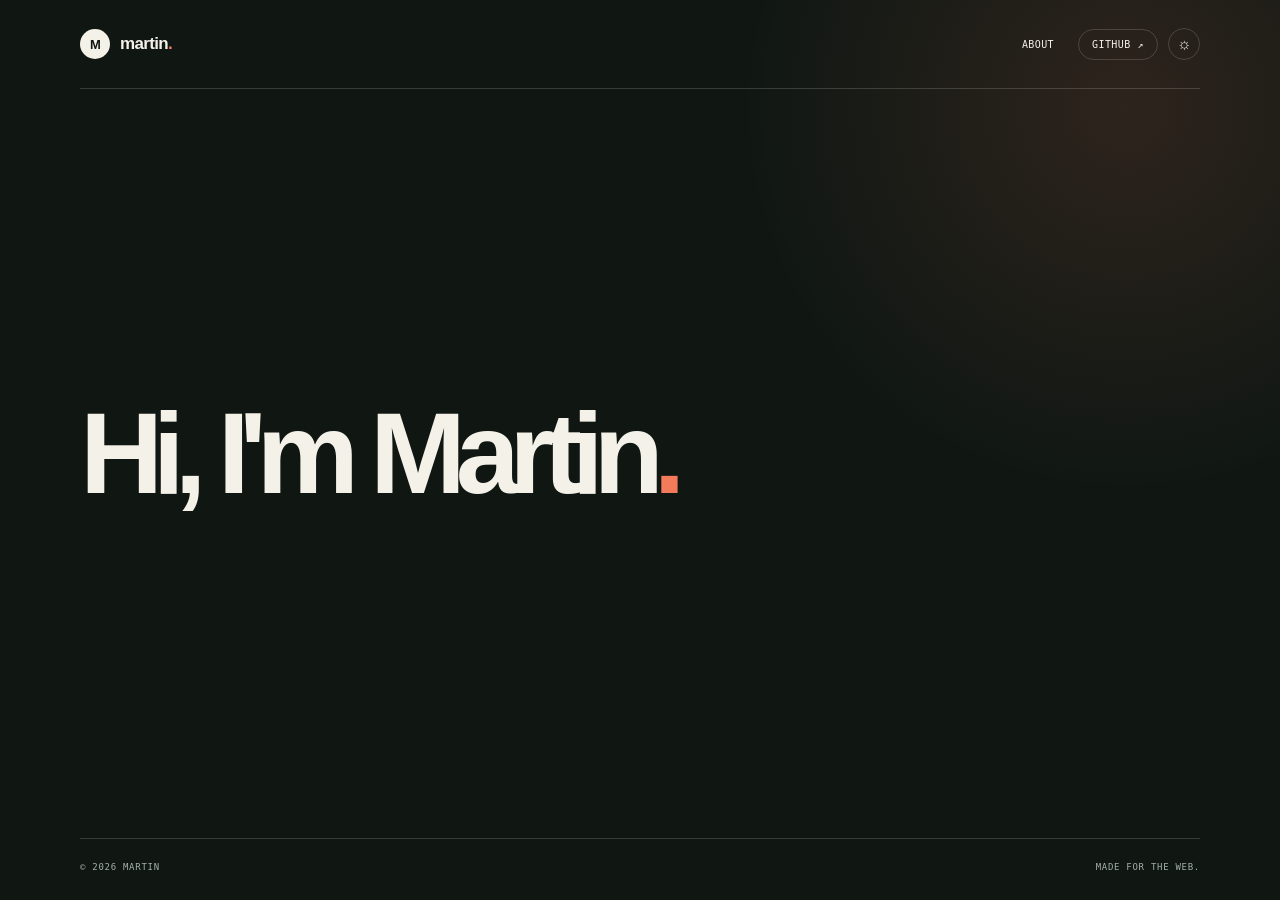
<file: index.html>
<!doctype html>
<html lang="en" data-theme="dark">
  <head>
    <meta charset="utf-8" />
    <meta name="viewport" content="width=device-width, initial-scale=1" />
    <meta
      name="description"
      content="Hi, I'm Martin."
    />
    <meta name="theme-color" content="#101713" />
    <meta property="og:title" content="Martin — Software engineer" />
    <meta
      property="og:description"
      content="A small corner of the internet for Martin."
    />
    <meta property="og:type" content="website" />
    <link rel="icon" href="favicon.svg" type="image/svg+xml" />
    <link rel="stylesheet" href="styles.css" />
    <script src="script.js" defer></script>
  </head>
  <body>
    <main class="site-shell" id="top">
      <header class="site-header">
        <a class="brand" href="#top" aria-label="Martin home">
          <span class="brand-mark">M</span>
          <span>martin<span class="brand-dot">.</span></span>
        </a>
        <nav class="header-links" aria-label="Primary navigation">
          <a class="header-link" href="about.html">About</a>
          <a
            class="github-link"
            href="https://github.com/martinchunho"
            target="_blank"
            rel="noreferrer"
          >
            GitHub <span aria-hidden="true">↗</span>
          </a>
          <button
            class="theme-toggle"
            type="button"
            data-theme-toggle
            aria-label="Switch to light mode"
          ></button>
        </nav>
      </header>

      <section class="hero hero--minimal" aria-labelledby="hero-title">
        <h1 id="hero-title">Hi, I'm Martin<span class="accent-dot">.</span></h1>
      </section>

      <footer class="site-footer">
        <p>© <span id="current-year">2026</span> Martin</p>
        <p>Made for the web.</p>
      </footer>
    </main>
  </body>
</html>
</file>
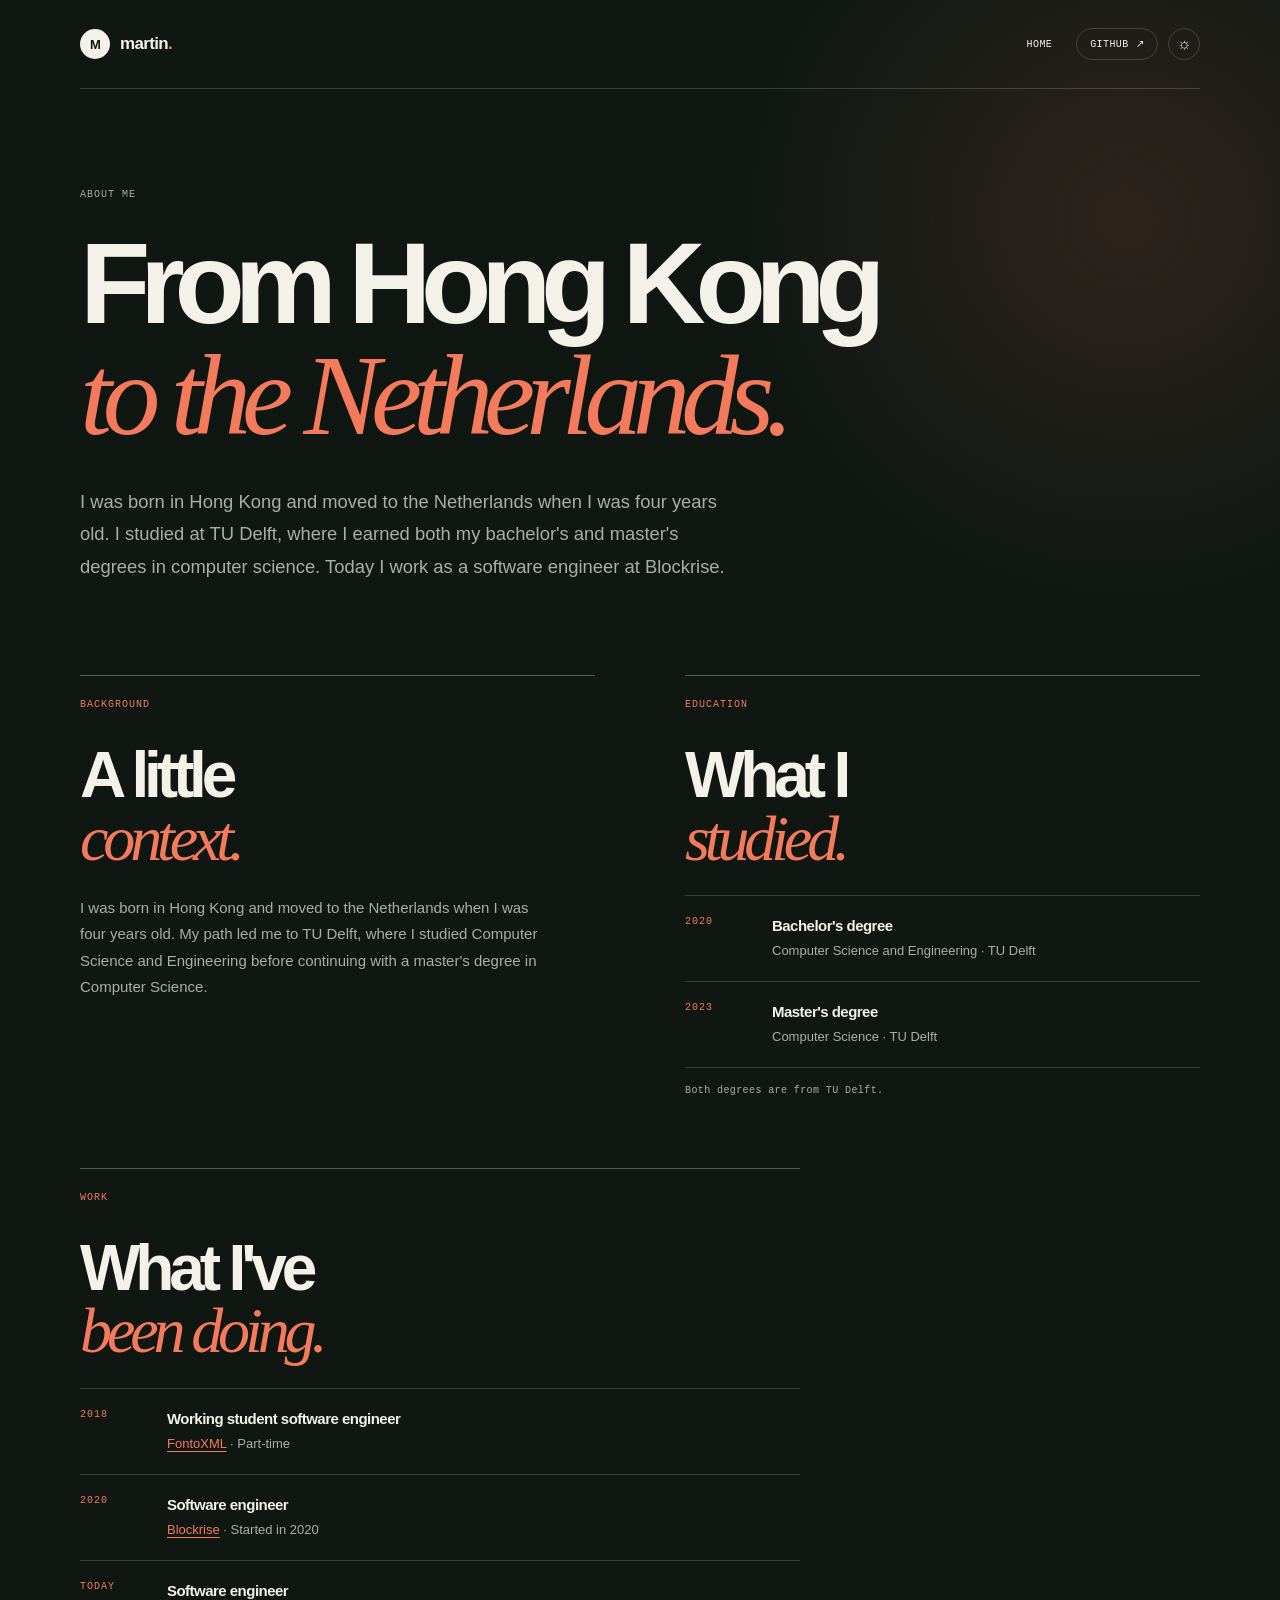
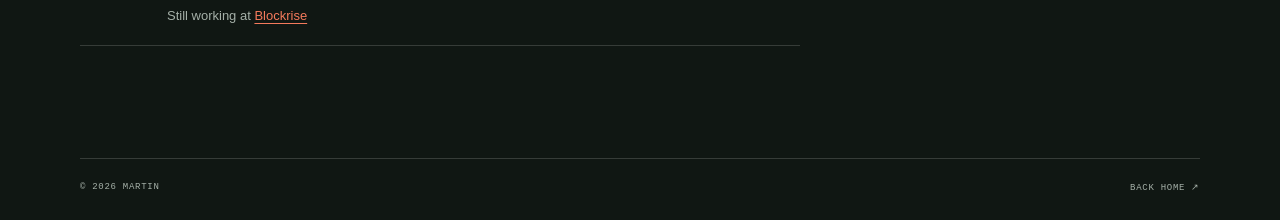
<file: about.html>
<!doctype html>
<html lang="en" data-theme="dark">
  <head>
    <meta charset="utf-8" />
    <meta name="viewport" content="width=device-width, initial-scale=1" />
    <meta
      name="description"
      content="About Martin — born in Hong Kong, raised in the Netherlands, and working as a software engineer at Blockrise."
    />
    <meta name="theme-color" content="#101713" />
    <meta property="og:title" content="About Martin" />
    <meta
      property="og:description"
      content="A little background, education, and work history."
    />
    <meta property="og:type" content="website" />
    <link rel="icon" href="favicon.svg" type="image/svg+xml" />
    <link rel="stylesheet" href="styles.css" />
    <script src="script.js" defer></script>
  </head>
  <body>
    <main class="site-shell" id="top">
      <header class="site-header">
        <a class="brand" href="index.html" aria-label="Martin home">
          <span class="brand-mark">M</span>
          <span>martin<span class="brand-dot">.</span></span>
        </a>
        <nav class="header-links" aria-label="Primary navigation">
          <a class="header-link" href="index.html">Home</a>
          <a
            class="github-link"
            href="https://github.com/martinchunho"
            target="_blank"
            rel="noreferrer"
          >
            GitHub <span aria-hidden="true">↗</span>
          </a>
          <button
            class="theme-toggle"
            type="button"
            data-theme-toggle
            aria-label="Switch to light mode"
          ></button>
        </nav>
      </header>

      <section class="about-hero" aria-labelledby="about-title">
        <p class="eyebrow">About me</p>
        <h1 id="about-title">From Hong Kong<br /><em>to the Netherlands.</em></h1>
        <p class="about-intro">
          I was born in Hong Kong and moved to the Netherlands when I was four years old. I
          studied at TU Delft, where I earned both my bachelor's and master's degrees
          in computer science. Today I work as a software engineer at Blockrise.
        </p>
      </section>

      <div class="about-grid">
        <section class="about-section" aria-labelledby="background-title">
          <p class="section-label">Background</p>
          <h2 id="background-title">A little<br /><em>context.</em></h2>
          <p>
            I was born in Hong Kong and moved to the Netherlands when I was four years old. My
            path led me to TU Delft, where I studied Computer Science and Engineering
            before continuing with a master's degree in Computer Science.
          </p>
        </section>

        <section class="about-section" aria-labelledby="education-title">
          <p class="section-label">Education</p>
          <h2 id="education-title">What I<br /><em>studied.</em></h2>
          <div class="about-timeline">
            <article class="about-entry">
              <span class="entry-year">2020</span>
              <div>
                <h3>Bachelor's degree</h3>
                <p>Computer Science and Engineering · TU Delft</p>
              </div>
            </article>
            <article class="about-entry">
              <span class="entry-year">2023</span>
              <div>
                <h3>Master's degree</h3>
                <p>Computer Science · TU Delft</p>
              </div>
            </article>
          </div>
          <p class="small-note">Both degrees are from TU Delft.</p>
        </section>

        <section class="about-section about-section--work" aria-labelledby="work-title">
          <p class="section-label">Work</p>
          <h2 id="work-title">What I've<br /><em>been doing.</em></h2>
          <div class="about-timeline">
            <article class="about-entry">
              <span class="entry-year">2018</span>
              <div>
                <h3>Working student software engineer</h3>
                <p><a href="https://www.fontoxml.com" target="_blank" rel="noreferrer">FontoXML</a> · Part-time</p>
              </div>
            </article>
            <article class="about-entry">
              <span class="entry-year">2020</span>
              <div>
                <h3>Software engineer</h3>
                <p><a href="https://www.blockrise.com/en" target="_blank" rel="noreferrer">Blockrise</a> · Started in 2020</p>
              </div>
            </article>
            <article class="about-entry">
              <span class="entry-year">Today</span>
              <div>
                <h3>Software engineer</h3>
                <p>Still working at <a href="https://www.blockrise.com/en" target="_blank" rel="noreferrer">Blockrise</a></p>
              </div>
            </article>
          </div>
        </section>
      </div>

      <footer class="site-footer">
        <p>© <span id="current-year">2026</span> Martin</p>
        <a href="index.html">Back home <span aria-hidden="true">↗</span></a>
      </footer>
    </main>
  </body>
</html>
</file>
<file: styles.css>
:root {
  --paper: #101713;
  --ink: #f4f1e9;
  --muted: #a5b0a8;
  --accent: #f47a5c;
  --line: rgba(244, 241, 233, 0.17);
  --line-strong: rgba(244, 241, 233, 0.3);
  --sans: "Helvetica Neue", Helvetica, Arial, sans-serif;
  --serif: Georgia, "Times New Roman", serif;
  color-scheme: dark;
}

:root[data-theme="light"] {
  --paper: #f7f5ef;
  --ink: #1d2923;
  --muted: #69736c;
  --accent: #ed6b4e;
  --line: rgba(29, 41, 35, 0.16);
  --line-strong: rgba(29, 41, 35, 0.28);
  color-scheme: light;
}

* {
  box-sizing: border-box;
}

html {
  background: var(--paper);
  scroll-behavior: smooth;
}

body {
  min-width: 320px;
  min-height: 100vh;
  margin: 0;
  color: var(--ink);
  background:
    radial-gradient(circle at 88% 12%, rgba(244, 122, 92, 0.13), transparent 24rem),
    var(--paper);
  font-family: var(--sans);
  -webkit-font-smoothing: antialiased;
}

a {
  color: inherit;
  text-decoration: none;
}

.site-shell {
  display: flex;
  flex-direction: column;
  width: min(100% - 48px, 1120px);
  min-height: 100vh;
  margin-inline: auto;
}

.site-header {
  display: flex;
  align-items: center;
  justify-content: space-between;
  padding: 28px 0;
  border-bottom: 1px solid var(--line);
}

.brand {
  display: inline-flex;
  gap: 10px;
  align-items: center;
  font-size: 17px;
  font-weight: 700;
  letter-spacing: -0.04em;
}

.brand-mark {
  display: grid;
  width: 30px;
  height: 30px;
  place-items: center;
  color: var(--paper);
  background: var(--ink);
  border-radius: 50%;
  font-size: 13px;
  letter-spacing: -0.08em;
}

.brand-dot,
.accent-dot {
  color: var(--accent);
}

.github-link {
  display: inline-flex;
  gap: 7px;
  align-items: center;
  padding: 9px 13px;
  border: 1px solid var(--line);
  border-radius: 999px;
  font-family: ui-monospace, SFMono-Regular, Menlo, monospace;
  font-size: 10px;
  letter-spacing: 0.04em;
  text-transform: uppercase;
  transition: color 180ms ease, background 180ms ease, border-color 180ms ease;
}

.github-link:hover,
.github-link:focus-visible {
  color: var(--paper);
  background: var(--ink);
  border-color: var(--ink);
}

.header-links {
  display: flex;
  gap: 10px;
  align-items: center;
}

.header-link {
  display: inline-flex;
  align-items: center;
  padding: 9px 13px;
  border: 1px solid transparent;
  border-radius: 999px;
  font-family: ui-monospace, SFMono-Regular, Menlo, monospace;
  font-size: 10px;
  letter-spacing: 0.04em;
  text-transform: uppercase;
  transition: color 180ms ease, border-color 180ms ease;
}

.header-link:hover,
.header-link:focus-visible {
  color: var(--accent);
  border-color: var(--line);
}

.theme-toggle {
  display: grid;
  width: 32px;
  height: 32px;
  padding: 0;
  place-items: center;
  color: var(--ink);
  background: transparent;
  border: 1px solid var(--line);
  border-radius: 50%;
  cursor: pointer;
  font-size: 16px;
  line-height: 1;
  transition: color 180ms ease, background 180ms ease, border-color 180ms ease;
}

.theme-toggle::before {
  content: "☼";
}

:root[data-theme="light"] .theme-toggle::before {
  content: "☾";
}

.theme-toggle:hover,
.theme-toggle:focus-visible {
  color: var(--paper);
  background: var(--ink);
  border-color: var(--ink);
}

.hero {
  display: flex;
  flex: 1;
  flex-direction: column;
  justify-content: center;
  max-width: 930px;
  padding: 100px 0 120px;
}

.eyebrow {
  display: flex;
  gap: 9px;
  align-items: center;
  margin: 0 0 28px;
  color: var(--muted);
  font-family: ui-monospace, SFMono-Regular, Menlo, monospace;
  font-size: 10px;
  letter-spacing: 0.1em;
  text-transform: uppercase;
}

.status-dot {
  display: inline-block;
  width: 7px;
  height: 7px;
  background: #68a76e;
  border-radius: 50%;
  box-shadow: 0 0 0 4px rgba(104, 167, 110, 0.14);
}

h1 {
  margin: 0;
  font-size: clamp(3.7rem, 9vw, 8rem);
  font-weight: 700;
  letter-spacing: -0.09em;
  line-height: 0.96;
}

h1 em {
  color: var(--accent);
  font-family: var(--serif);
  font-weight: 400;
  letter-spacing: -0.08em;
}

.intro {
  max-width: 590px;
  margin: 36px 0 0;
  color: var(--muted);
  font-size: clamp(1rem, 1.5vw, 1.15rem);
  line-height: 1.75;
}

.actions {
  display: flex;
  flex-wrap: wrap;
  gap: 22px;
  align-items: center;
  margin-top: 36px;
}

.button {
  display: inline-flex;
  gap: 24px;
  align-items: center;
  justify-content: space-between;
  min-width: 190px;
  padding: 15px 18px 15px 20px;
  color: var(--paper);
  background: var(--accent);
  border: 1px solid transparent;
  border-radius: 2px;
  font-size: 12px;
  font-weight: 700;
  transition: background 180ms ease, transform 220ms cubic-bezier(0.22, 1, 0.36, 1), box-shadow 220ms ease;
}

.button:hover,
.button:focus-visible {
  background: #d9573d;
  box-shadow: 0 10px 20px rgba(29, 41, 35, 0.12);
  transform: translateY(-3px);
}

.button span {
  font-size: 18px;
  font-weight: 400;
  line-height: 1;
}

.coming-soon {
  color: var(--muted);
  font-family: ui-monospace, SFMono-Regular, Menlo, monospace;
  font-size: 10px;
  letter-spacing: 0.08em;
  text-transform: uppercase;
}

.current-note {
  display: flex;
  gap: 12px;
  align-items: center;
  margin-top: 78px;
  color: var(--muted);
  font-family: ui-monospace, SFMono-Regular, Menlo, monospace;
  font-size: 10px;
  letter-spacing: 0.08em;
  text-transform: uppercase;
}

.note-line {
  width: 42px;
  height: 1px;
  background: var(--accent);
}

.about-hero {
  max-width: 930px;
  padding: 100px 0 92px;
}

.about-hero h1 {
  max-width: 900px;
}

.about-intro {
  max-width: 650px;
  margin: 36px 0 0;
  color: var(--muted);
  font-size: clamp(1rem, 1.5vw, 1.15rem);
  line-height: 1.75;
}

.about-grid {
  display: grid;
  grid-template-columns: repeat(2, minmax(0, 1fr));
  gap: 72px 90px;
  padding: 0 0 112px;
}

.about-section {
  padding-top: 23px;
  border-top: 1px solid var(--line-strong);
}

.about-section--work {
  grid-column: 1 / -1;
  max-width: 720px;
}

.section-label,
.entry-year {
  margin: 0;
  color: var(--accent);
  font-family: ui-monospace, SFMono-Regular, Menlo, monospace;
  font-size: 10px;
  letter-spacing: 0.1em;
  text-transform: uppercase;
}

.about-section h2 {
  margin: 34px 0 25px;
  font-size: clamp(2.4rem, 5vw, 4.4rem);
  font-weight: 700;
  letter-spacing: -0.08em;
  line-height: 0.98;
}

.about-section h2 em {
  color: var(--accent);
  font-family: var(--serif);
  font-weight: 400;
}

.about-section > p:not(.section-label):not(.small-note) {
  max-width: 470px;
  margin: 0;
  color: var(--muted);
  font-size: 15px;
  line-height: 1.75;
}

.about-timeline {
  border-top: 1px solid var(--line);
}

.about-entry {
  display: grid;
  grid-template-columns: 70px minmax(0, 1fr);
  gap: 17px;
  padding: 20px 0;
  border-bottom: 1px solid var(--line);
}

.about-entry h3 {
  margin: 0 0 5px;
  font-size: 15px;
  font-weight: 700;
  letter-spacing: -0.035em;
  line-height: 1.35;
}

.about-entry p {
  margin: 0;
  color: var(--muted);
  font-size: 13px;
  line-height: 1.5;
}

.about-entry a {
  color: var(--accent);
  text-decoration: underline;
  text-decoration-thickness: 1px;
  text-underline-offset: 3px;
  transition: color 180ms ease;
}

.about-entry a:hover,
.about-entry a:focus-visible {
  color: var(--ink);
}

.small-note {
  margin: 17px 0 0;
  color: var(--muted);
  font-family: ui-monospace, SFMono-Regular, Menlo, monospace;
  font-size: 10px;
  letter-spacing: 0.04em;
}

.site-footer {
  display: flex;
  justify-content: space-between;
  padding: 23px 0 28px;
  color: var(--muted);
  border-top: 1px solid var(--line);
  font-family: ui-monospace, SFMono-Regular, Menlo, monospace;
  font-size: 9px;
  letter-spacing: 0.08em;
  text-transform: uppercase;
}

.site-footer p {
  margin: 0;
}

:focus-visible {
  outline: 3px solid var(--accent);
  outline-offset: 4px;
}

@media (max-width: 600px) {
  .site-shell {
    width: min(100% - 36px, 1120px);
  }

  .site-header {
    padding: 22px 0;
  }

  .header-links {
    gap: 5px;
  }

  .header-link,
  .github-link {
    padding: 8px 10px;
    font-size: 9px;
  }

  .hero {
    padding: 82px 0 90px;
  }

  h1 {
    font-size: clamp(3.25rem, 16vw, 5.4rem);
  }

  .intro {
    margin-top: 28px;
    font-size: 0.98rem;
  }

  .actions {
    align-items: flex-start;
    flex-direction: column;
    gap: 18px;
    margin-top: 30px;
  }

  .current-note {
    margin-top: 58px;
  }

  .about-hero {
    padding: 82px 0 70px;
  }

  .about-intro {
    margin-top: 28px;
    font-size: 0.98rem;
  }

  .about-grid {
    display: block;
    padding-bottom: 76px;
  }

  .about-section + .about-section {
    margin-top: 62px;
  }

  .about-entry {
    grid-template-columns: 62px minmax(0, 1fr);
    gap: 12px;
  }

  .site-footer {
    gap: 15px;
    flex-wrap: wrap;
  }
}

@media (prefers-reduced-motion: reduce) {
  html {
    scroll-behavior: auto;
  }

  *,
  *::before,
  *::after {
    transition-duration: 0.01ms !important;
  }
}
</file>
